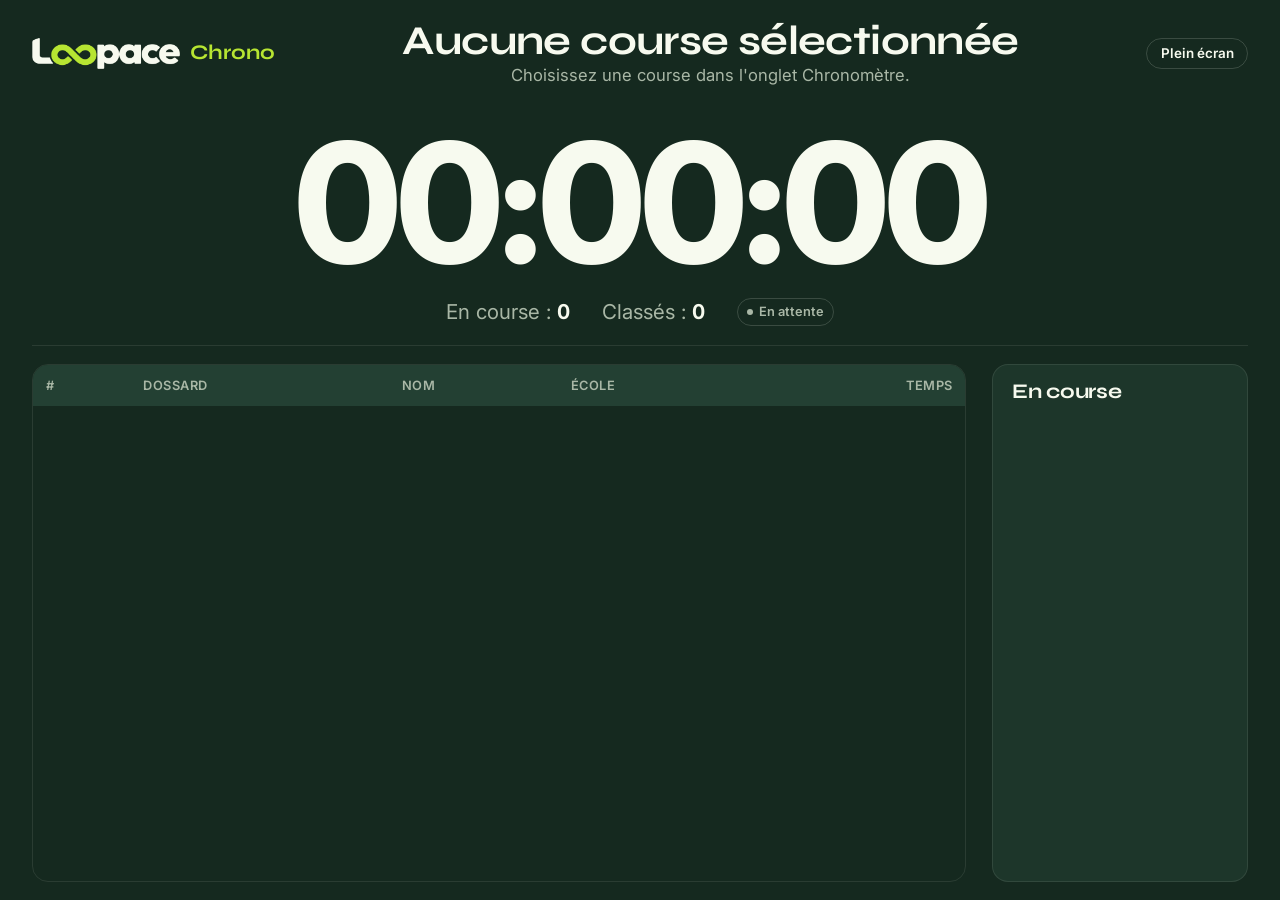
<file: ecran.html>
<!doctype html>
<html lang="fr">
<head>
  <meta charset="utf-8">
  <meta name="viewport" content="width=device-width, initial-scale=1">
  <meta name="robots" content="noindex, noai, noimageai">
  <title>Loopace Chrono — Écran public</title>
  <link rel="icon" type="image/png" sizes="32x32" href="assets/chrono-app-32.png">
  <link rel="manifest" href="manifest.webmanifest">
  <meta name="theme-color" content="#15291F">
  <link rel="preconnect" href="https://fonts.googleapis.com">
  <link rel="preconnect" href="https://fonts.gstatic.com" crossorigin>
  <link href="https://fonts.googleapis.com/css2?family=Syne:wght@600;700;800&family=Inter:wght@400;500;600;700;800&display=swap" rel="stylesheet">
  <link rel="stylesheet" href="styles.css?v=30">
  <link rel="stylesheet" href="ecran.css?v=30">
  <script>try { if (localStorage.getItem("loopace-theme") === "light") document.documentElement.dataset.theme = "light"; } catch (e) {}
    // Version de test (site « Loopace-Chrono-Test ») : bandeau orange, titre et appli installée « TEST »
    if (/chrono-test/i.test(location.pathname)) {
      document.documentElement.classList.add("is-test");
      document.title = "[TEST] " + document.title;
      document.querySelector('link[rel="manifest"]').setAttribute("href", "manifest-test.webmanifest");
    }</script>
  <script type="module" src="js/ecran.js?v=30"></script>
</head>
<body class="screen">
  <header class="screen__head">
    <div class="screen__brand">
      <img class="logo__img logo__img--on-dark" src="assets/loopace-logo-clair.png" alt="Loopace" width="502" height="104">
      <img class="logo__img logo__img--on-light" src="assets/loopace-logo-sombre.png" alt="" width="502" height="104">
      <span>Chrono</span>
    </div>
    <div class="screen__course">
      <h1 id="ecranCourse">—</h1>
      <p id="ecranLieu"></p>
    </div>
    <div class="screen__tools">
      <button class="btn btn--ghost btn--sm" id="btnPleinEcran">Plein écran</button>
    </div>
  </header>

  <section class="screen__clock">
    <div class="screen__time" id="ecranChrono">00:00:00</div>
    <div class="screen__counts">
      <span>En course : <b id="ecranEnCours">0</b></span>
      <span>Classés : <b id="ecranClasses">0</b></span>
      <span class="chip" id="ecranEtat">En attente</span>
    </div>
  </section>

  <section class="screen__multi" id="ecranMulti" hidden></section>

  <!-- Backyard : compte à rebours géant et mur des dossards -->
  <section class="screen__by" id="ecranBackyard" hidden>
    <div class="by-ecran__chrono">
      <p class="by-ecran__boucle" id="ebBoucle">Boucle —</p>
      <p class="by-ecran__titre" id="ebTitre">Prochain départ dans</p>
      <div class="screen__time" id="ebRebours">00:00</div>
      <p class="by-ecran__actifs"><b id="ebActifs">0</b> <span id="ebActifsTxt">encore en course</span></p>
      <p class="by-ecran__km" id="ebKm"></p>
    </div>
    <div class="by-ecran__mur">
      <div class="by-ecran__tuiles" id="ebMur"></div>
      <p class="by-ecran__legende"><span class="eb eb--in"></span> rentré <span class="eb eb--run"></span> sur la boucle <span class="eb eb--out"></span> éliminé</p>
      <p class="by-ecran__derniers" id="ebDerniers"></p>
    </div>
  </section>

  <div class="screen__body">
    <div class="screen__table" id="ecranScroll">
      <table class="table table--nowrap">
        <thead><tr><th>#</th><th>Dossard</th><th>Nom</th><th>École</th><th class="r">Temps</th></tr></thead>
        <tbody id="ecranClassement"></tbody>
      </table>
    </div>
    <aside class="screen__runners">
      <h2 id="ecranAsideTitre">En course</h2>
      <ul id="ecranListeEnCours"></ul>
    </aside>
  </div>
</body>
</html>
</file>
<file: styles.css>
/* =========================================================
   Loopace Chrono — DA Loopace (kit logo)
     Citron vert #B7E532 · Vert sombre #15291F · Blanc doux #F7FAEF
   Thème sombre par défaut, thème clair avec data-theme="light" sur <html>.
   ========================================================= */
:root {
  --bg: #15291F;
  --bg-2: #1a3126;
  --surface: #1d362a;
  --surface-2: #234033;
  --line: rgba(247, 250, 239, .09);
  --line-strong: rgba(247, 250, 239, .16);
  --text: #F7FAEF;
  --muted: #a9b7a6;
  --faint: #7d907f;
  --accent: #B7E532;
  --accent-rgb: 183, 229, 50;
  --on-accent: #15291F;
  --danger: #ff7a6b;
  --danger-rgb: 255, 122, 107;
  --warn: #f5c451;
  --gold: rgba(245, 196, 81, .16);
  --silver: rgba(247, 250, 239, .08);
  --bronze: rgba(222, 140, 76, .16);
  --nav-bg: rgba(21, 41, 31, .82);
  --shadow: 0 30px 60px -30px rgba(0, 0, 0, .55);
  --radius: 18px;
  --font-display: "Syne", system-ui, sans-serif;
  --font-body: "Inter", system-ui, sans-serif;
  --ease: cubic-bezier(.2, .7, .2, 1);
  color-scheme: dark;
}

:root[data-theme="light"] {
  color-scheme: light;
  --bg: #F7FAEF;
  --bg-2: #eff4e4;
  --surface: #ffffff;
  --surface-2: #f2f6e9;
  --line: rgba(21, 41, 31, .1);
  --line-strong: rgba(21, 41, 31, .18);
  --text: #15291F;
  --muted: #536459;
  --faint: #7a8a7e;
  --accent: #4d7c0f;
  --accent-rgb: 77, 124, 15;
  --danger: #c0392b;
  --danger-rgb: 192, 57, 43;
  --warn: #a86b00;
  --gold: #FFF6C2;
  --silver: #F1F3EC;
  --bronze: #FFE6CC;
  --nav-bg: rgba(247, 250, 239, .86);
  --shadow: 0 30px 60px -30px rgba(21, 41, 31, .25);
}

*, *::before, *::after { box-sizing: border-box; }
html { -webkit-text-size-adjust: 100%; }
body {
  margin: 0;
  min-height: 100vh;
  display: flex;
  flex-direction: column;
  background: var(--bg);
  color: var(--text);
  font-family: var(--font-body);
  font-size: .95rem;
  line-height: 1.55;
  -webkit-font-smoothing: antialiased;
}
img { display: block; max-width: 100%; height: auto; }
a { color: inherit; text-decoration: none; }
h1, h2, h3 { font-family: var(--font-display); line-height: 1.1; margin: 0; font-weight: 700; letter-spacing: -.015em; }
h2 { font-size: 1.3rem; }
h3 { font-size: 1.1rem; }
p { margin: 0; }
::selection { background: #B7E532; color: #15291F; }
[hidden] { display: none !important; }

.ico { width: 1.1em; height: 1.1em; flex: none; fill: none; stroke: currentColor; stroke-width: 2; stroke-linecap: round; stroke-linejoin: round; }
.mono { font-variant-numeric: tabular-nums; }
.muted { color: var(--faint); }
.meta { color: var(--muted); font-size: .86rem; }
.c { text-align: center; }
.r { text-align: right; }

/* ===== Boutons ===== */
.btn {
  display: inline-flex; align-items: center; justify-content: center; gap: .5em;
  padding: .75em 1.35em;
  border-radius: 999px; border: 1px solid transparent;
  background: #B7E532; color: #15291F;
  font: 600 .92rem/1 var(--font-body);
  white-space: nowrap; cursor: pointer;
  transition: transform .2s var(--ease), box-shadow .2s var(--ease), background .2s, border-color .2s, opacity .2s;
}
.btn:hover:not(:disabled) { transform: translateY(-1px); box-shadow: 0 12px 26px -12px rgba(183, 229, 50, .55); }
.btn:disabled { opacity: .38; cursor: not-allowed; }
.btn:focus-visible, .input:focus-visible, .course-item:focus-visible, .theme-card:focus-visible, .seg__btn:focus-visible { outline: 2px solid var(--accent); outline-offset: 2px; }
.btn--sm { padding: .55em 1em; font-size: .84rem; }
.btn--ghost { background: transparent; color: var(--text); border-color: var(--line-strong); }
.btn--ghost:hover:not(:disabled) { border-color: var(--accent); box-shadow: none; }
.btn--danger { color: var(--danger); }
.btn--danger:hover:not(:disabled) { border-color: var(--danger); }
.btn--go { min-width: 9.5rem; }
.btn--stop { background: var(--danger); color: #fff; min-width: 9.5rem; }
.btn--stop:hover:not(:disabled) { box-shadow: 0 12px 26px -12px rgba(var(--danger-rgb), .6); }
.btn--xl { padding: .9em 1.6em; font-size: 1.05rem; }

.actions { display: flex; flex-wrap: wrap; gap: .5rem; align-items: center; }
.actions--end { justify-content: flex-end; flex-wrap: nowrap; }

/* ===== Champs ===== */
.input {
  width: 100%;
  padding: .65em .9em;
  border-radius: 12px;
  border: 1px solid var(--line-strong);
  background: var(--bg-2);
  color: var(--text);
  font: 500 .92rem/1.3 var(--font-body);
}
.input:focus { border-color: var(--accent); outline: none; }
select.input { cursor: pointer; }
.input--xl { font: 800 2rem/1 var(--font-body); padding: .45em .6em; letter-spacing: .04em; font-variant-numeric: tabular-nums; }
.field { display: flex; flex-direction: column; gap: .35rem; min-width: 0; }
.field > span { font-size: .78rem; font-weight: 600; color: var(--muted); letter-spacing: .02em; }
.field--inline { flex-direction: row; align-items: center; gap: .75rem; }
.field--inline > span { white-space: nowrap; }
.field--inline .input { min-width: 16rem; }
.field--full { grid-column: 1 / -1; }
.bareme__ligne { display: flex; flex-wrap: wrap; align-items: center; gap: .6rem; margin-top: .9rem; }
.bareme__ligne .input { width: auto; flex: 1 1 12rem; }
.bareme__modifier { margin-top: .8rem; }
.bareme { max-height: 52vh; }
.bareme td { padding: .35rem .6rem; }
.bareme .input { padding: .45em .7em; }
.bareme input[type="number"] { width: 5.8rem; }
.bareme input[data-champ="nom"] { min-width: 9.5rem; }
.bareme th:first-child { width: 45%; }
.bareme input[data-champ="nom"], .bareme input[type="number"] { font-size: .85rem; }
.dlg.dlg--excel { width: min(760px, 100% - 32px); }
.excel { display: grid; grid-template-columns: repeat(2, minmax(0, 1fr)); border: 1px solid var(--line); border-radius: 16px; overflow: hidden; }
.excel__col { display: flex; flex-direction: column; align-items: flex-start; gap: .55rem; padding: 1.2rem 1.3rem 1.3rem; background: var(--bg-2); }
.excel__col + .excel__col { border-left: 1px solid var(--line); }
.excel__col h4 { margin: 0; font: 700 1.05rem/1.2 var(--font-display); }
.excel__col .meta { flex: 1; }
.excel__ico { display: grid; place-items: center; width: 2.4rem; height: 2.4rem; border-radius: 12px; background: rgba(var(--accent-rgb), .12); color: var(--accent); }
.excel__ico .ico { width: 1.25rem; height: 1.25rem; }
.excel__actions { display: flex; flex-wrap: wrap; gap: .5rem; margin-top: .3rem; }
@media (max-width: 640px) {
  .excel { grid-template-columns: minmax(0, 1fr); }
  .excel__col + .excel__col { border-left: 0; border-top: 1px solid var(--line); }
}
.dlg.dlg--dossards { width: min(760px, 100% - 32px); }
.plages { max-height: 46vh; }
.input--num { width: 8rem; min-width: 0 !important; }
.plage-info { padding: .7rem .9rem; border-radius: 12px; background: var(--bg-2); border: 1px solid var(--line); font-size: .9rem; }
#dossardsReglages { display: flex; flex-direction: column; align-items: flex-start; gap: .7rem; }
#dossardsReglages[hidden] { display: none; }
.dup-options { display: flex; flex-direction: column; gap: .5rem; padding-left: 1.75rem; }
.dup-options[aria-disabled="true"] { opacity: .4; pointer-events: none; }
.dlg.dlg--course { width: min(880px, 100% - 32px); }
.course-form { display: grid; grid-template-columns: minmax(0, 1.1fr) minmax(0, 1fr); gap: 1.6rem; align-items: start; }
.course-form__reglages { display: flex; flex-direction: column; gap: 1rem; padding-left: 1.6rem; border-left: 1px solid var(--line); min-width: 0; }
.course-form__reglages .form-section:first-child { padding-top: 0; border-top: 0; }
@media (max-width: 760px) {
  .course-form { grid-template-columns: minmax(0, 1fr); gap: 1rem; }
  .course-form__reglages { padding-left: 0; border-left: 0; }
  .course-form__reglages .form-section:first-child { padding-top: 1rem; border-top: 1px solid var(--line); }
}
/* Réglage « Participants » de la course : école, club ou les deux */
.sans-ecole .col-ecole, .sans-club .col-club, .sans-ffa .col-ffa { display: none !important; }
.form-section { display: flex; flex-direction: column; gap: .7rem; margin: 0; padding: 1rem 0 0; border: 0; border-top: 1px solid var(--line); min-width: 0; }
.form-section:first-of-type { padding-top: 0; border-top: 0; }
.form-section > legend { float: left; width: 100%; padding: 0; margin-bottom: .2rem; font: 700 .74rem/1 var(--font-body); letter-spacing: .08em; text-transform: uppercase; color: var(--accent); }
.form-section > legend + * { clear: both; }
.plage-champs { display: flex; align-items: center; gap: .6rem; }
.plage-champs .input { width: 8rem; }
.plage-champs span { color: var(--muted); font-size: .9rem; }
.field__hint { font-style: normal; font-weight: 500; color: var(--accent); }
.cats { padding: .6rem .9rem; border-radius: 12px; border: 1px solid var(--line); background: var(--bg-2); font-size: .84rem; }
.cats summary { cursor: pointer; color: var(--muted); font-weight: 600; }
.cats ul { list-style: none; margin: .5rem 0 0; padding: 0; display: grid; grid-template-columns: repeat(auto-fill, minmax(190px, 1fr)); gap: .15rem 1rem; }
.cats li { display: flex; justify-content: space-between; gap: .5rem; padding: .15rem 0; border-bottom: 1px solid var(--line); }
.cats li span { color: var(--muted); font-variant-numeric: tabular-nums; }
.check { display: flex; align-items: center; gap: .6rem; font-size: .9rem; cursor: pointer; }
.check input, td input[type="checkbox"] { width: 1.15rem; height: 1.15rem; accent-color: #B7E532; cursor: pointer; }
.form-grid { display: grid; grid-template-columns: repeat(2, minmax(0, 1fr)); gap: .9rem 1rem; }

/* ===== Navigation ===== */
.nav { position: sticky; top: 0; z-index: 20; background: var(--nav-bg); backdrop-filter: blur(14px) saturate(140%); border-bottom: 1px solid var(--line); }
.nav__inner { display: flex; align-items: center; gap: 1.5rem; height: 64px; width: min(1440px, 100% - 32px); margin-inline: auto; }
.brand { display: flex; align-items: center; gap: .6rem; flex: none; }
.logo { display: inline-flex; align-items: center; font-size: 1.35rem; }
.logo__img { display: block; width: auto; height: 1.2em; }
.logo__img--on-light, .media__light { display: none; }
[data-theme="light"] .logo__img--on-dark, [data-theme="light"] .media__dark { display: none; }
[data-theme="light"] .logo__img--on-light, [data-theme="light"] .media__light { display: block; }
.brand__mod { font: 700 1.15rem/1 var(--font-display); color: var(--accent); letter-spacing: -.01em; padding-top: 2px; }

.tabs { display: flex; gap: .25rem; margin-inline: auto; overflow-x: auto; scrollbar-width: none; }
.tabs a { position: relative; padding: .55em 1em; border-radius: 999px; font-size: .9rem; font-weight: 500; color: var(--muted); white-space: nowrap; transition: color .2s, background .2s; }
.tabs a:hover { color: var(--text); }
.tabs a.is-on { color: var(--on-accent); background: #B7E532; font-weight: 600; }
.tabs__live { display: inline-block; width: 7px; height: 7px; margin-left: .35em; border-radius: 50%; background: var(--danger); vertical-align: middle; animation: pulse 1.2s infinite; }
@keyframes pulse { 50% { opacity: .25; } }

.nav__install { flex: none; }

/* Version de test : bandeau orange impossible à confondre avec la version stable */
.is-test .nav { border-bottom: 3px solid #f08c00; }
.is-test .nav::before {
  content: "VERSION DE TEST · données séparées de la version stable";
  display: block; padding: .3em 1em; background: #f08c00; color: #1d1300;
  text-align: center; font-size: .74rem; font-weight: 800; letter-spacing: .04em;
}
.is-test .screen::before {
  content: "TEST"; position: fixed; top: 10px; left: 50%; transform: translateX(-50%); z-index: 50;
  padding: .2em .9em; border-radius: 999px; background: #f08c00; color: #1d1300; font-weight: 800; font-size: .8rem; letter-spacing: .08em;
}

/* Pastille de la sauvegarde automatique (en-tête) et son état dans Administration */
.sauve {
  display: inline-flex; align-items: center; gap: .45em; flex: none;
  padding: .35em .8em; border-radius: 999px; border: 1px solid var(--line-strong);
  background: transparent; color: var(--muted); font-size: .74rem; font-weight: 600; cursor: pointer; white-space: nowrap;
}
.sauve::before { content: ""; width: 7px; height: 7px; border-radius: 50%; background: currentColor; }
.sauve:hover { color: var(--text); }
.sauve--ok { color: var(--accent); border-color: rgba(var(--accent-rgb), .45); }
.sauve--pause { color: var(--warn); border-color: var(--warn); }
.sauve--erreur { color: var(--danger); border-color: rgba(var(--danger-rgb), .5); background: rgba(var(--danger-rgb), .08); }
.sauve-etat { margin: .2rem 0 .8rem; font-weight: 600; }
.sauve-etat--ok { color: var(--accent); }
.sauve-etat--pause { color: var(--warn); }
.sauve-etat--erreur { color: var(--danger); }
/* Écran moyen : un simple point quand tout va bien, pour laisser la place aux onglets */
@media (min-width: 721px) and (max-width: 1100px) {
  .sauve--ok .sauve__txt, .sauve--aucun .sauve__txt { display: none; }
  .sauve--ok, .sauve--aucun { padding: .55em; gap: 0; }
}
.theme-toggle {
  display: grid; place-items: center; flex: none;
  width: 38px; height: 38px; border-radius: 50%;
  border: 1px solid var(--line-strong); background: transparent; color: var(--text); cursor: pointer;
  transition: border-color .2s, background .2s;
}
.theme-toggle:hover { border-color: rgba(var(--accent-rgb), .6); background: rgba(var(--accent-rgb), .08); }
.theme-toggle svg { width: 17px; height: 17px; }
.theme-toggle__sun { display: none; }
[data-theme="light"] .theme-toggle__sun { display: block; }
[data-theme="light"] .theme-toggle__moon { display: none; }

/* ===== Mise en page ===== */
.main { flex: 1; width: min(1440px, 100% - 32px); margin: 24px auto; }
.view { display: flex; flex-direction: column; gap: 20px; }
.card { background: var(--surface); border: 1px solid var(--line); border-radius: var(--radius); padding: 1.3rem 1.4rem; min-width: 0; }
.card__head { display: flex; align-items: center; justify-content: space-between; gap: 1rem; margin-bottom: 1rem; }
.card__head--wrap { flex-wrap: wrap; align-items: flex-start; }
.card > h2 + .meta, .card > h2 { margin-bottom: .6rem; }
.card > .meta + .btn, .card > .meta + .actions { margin-top: .9rem; }
.split { display: grid; grid-template-columns: 320px minmax(0, 1fr); gap: 20px; align-items: start; }
.split > aside { position: sticky; top: 88px; }
.toolbar { display: flex; flex-wrap: wrap; align-items: center; justify-content: space-between; gap: .75rem; margin-bottom: .8rem; }
.toolbar > .input { flex: 1 1 260px; max-width: 420px; }
.foot { padding: 18px 16px 24px; text-align: center; font-size: .78rem; color: var(--faint); }
.foot a { color: var(--muted); text-decoration: underline; text-underline-offset: 2px; }
.foot a:hover { color: var(--text); }

.empty { display: grid; place-items: center; gap: 1rem; padding: 3rem 1rem; text-align: center; color: var(--muted); }
.empty__logo { width: 220px; mix-blend-mode: lighten; }
[data-theme="light"] .empty__logo { mix-blend-mode: multiply; }

.chip {
  display: inline-flex; align-items: center; gap: .4em;
  padding: .25em .7em; border-radius: 999px;
  border: 1px solid var(--line-strong); font-size: .72rem; font-weight: 600; color: var(--muted); white-space: nowrap;
}
.chip::before { content: ""; width: 6px; height: 6px; border-radius: 50%; background: currentColor; }
.chip--en-cours { color: var(--danger); border-color: rgba(var(--danger-rgb), .5); background: rgba(var(--danger-rgb), .08); }
.chip--en-cours::before { animation: pulse 1.2s infinite; }
.chip--arretee { color: var(--accent); border-color: rgba(var(--accent-rgb), .45); background: rgba(var(--accent-rgb), .08); }

/* ===== Liste des courses ===== */
.course-list { list-style: none; margin: 0; padding: 0; display: flex; flex-direction: column; gap: .5rem; max-height: calc(100vh - 210px); overflow-y: auto; }
.course-item {
  display: flex; flex-direction: column; gap: .15rem; width: 100%;
  padding: .8rem .95rem; border-radius: 14px;
  border: 1px solid var(--line); background: var(--bg-2); color: var(--text);
  text-align: left; font: inherit; cursor: pointer;
  transition: border-color .2s, background .2s;
}
.course-item:hover { border-color: rgba(var(--accent-rgb), .45); }
.course-item.is-on { border-color: var(--accent); background: rgba(var(--accent-rgb), .08); }
.course-item__name { font-weight: 700; }
.course-item__meta { font-size: .8rem; color: var(--muted); }
.course-item__foot { display: flex; align-items: center; justify-content: space-between; gap: .5rem; margin-top: .35rem; font-size: .78rem; color: var(--faint); }
.muted-li { color: var(--faint); font-size: .88rem; padding: .5rem 0; list-style: none; }

/* Événements : un en-tête qui regroupe ses courses */
.evenement { display: flex; flex-direction: column; gap: .35rem; }
.evenement-item {
  display: grid; grid-template-columns: auto minmax(0, 1fr); column-gap: .5rem; width: 100%; padding: .75rem .9rem;
  border: 1px solid var(--line-strong); border-radius: 14px; background: var(--surface); color: var(--text);
  text-align: left; font: inherit; cursor: pointer;
}
.evenement-item:hover { border-color: rgba(var(--accent-rgb), .45); }
.evenement-item.is-on { border-color: var(--accent); background: rgba(var(--accent-rgb), .08); }
.evenement-item__chevron { grid-row: span 2; align-self: center; width: 1.4rem; height: 1.4rem; border: 0; border-radius: 6px; background: transparent; color: var(--muted); cursor: pointer; transition: transform .2s; }
.evenement.is-replie .evenement-item__chevron { transform: rotate(-90deg); }
.evenement-item__name { font-weight: 800; }
.evenement-item__meta { font-size: .78rem; color: var(--muted); }
.evenement__courses { list-style: none; margin: 0; padding: 0 0 0 1rem; display: flex; flex-direction: column; gap: .35rem; border-left: 2px solid var(--line); margin-left: .9rem; }
.evenement.is-replie .evenement__courses { display: none; }
.evenement__courses .course-item { padding: .55rem .8rem; border-radius: 11px; }
.surtitre { margin: 0 0 .1rem; font-size: .74rem; font-weight: 700; letter-spacing: .04em; text-transform: uppercase; color: var(--accent); }
.surtitre--lien { padding: 0; border: 0; background: none; font-family: inherit; cursor: pointer; }
.surtitre--lien:hover { text-decoration: underline; }

/* ===== Tableaux ===== */
.table-wrap { overflow: auto; border: 1px solid var(--line); border-radius: 14px; }
.table-wrap--tall { max-height: 58vh; }
.table { width: 100%; border-collapse: collapse; font-size: .88rem; }
.table th {
  position: sticky; top: 0; z-index: 1;
  padding: .65rem .8rem; text-align: left; white-space: nowrap;
  background: var(--surface-2); color: var(--muted);
  font-size: .74rem; font-weight: 600; letter-spacing: .04em; text-transform: uppercase;
}
.table th.r { text-align: right; }
.table th.c { text-align: center; }
.table td { padding: .55rem .8rem; border-top: 1px solid var(--line); vertical-align: middle; }
.table--hover tbody tr[data-id] { cursor: pointer; }
.table--hover tbody tr[data-id]:hover td { background: rgba(var(--accent-rgb), .06); }
.table--compact td { padding: .4rem .7rem; }
.table--nowrap td { white-space: nowrap; }
.table--tri th[data-tri] { cursor: pointer; user-select: none; }
.table--tri th[data-tri]:hover { color: var(--text); }
.table--tri th[aria-sort] { color: var(--accent); }
.table--tri th[aria-sort="ascending"]::after { content: " ▲"; font-size: .7em; }
.table--tri th[aria-sort="descending"]::after { content: " ▼"; font-size: .7em; }
.filtres { display: flex; flex-wrap: wrap; align-items: center; gap: .5rem; margin-bottom: .7rem; }
.filtres .input { width: auto; flex: 0 1 15rem; padding: .5em .8em; font-size: .86rem; }
.filtres .input.is-actif { border-color: var(--accent); color: var(--accent); }
.podium--1 td { background: var(--gold); }
.podium--2 td { background: var(--silver); }
.podium--3 td { background: var(--bronze); }
.is-dnf td { color: var(--danger); }
.is-wait td { color: var(--faint); }

/* ===== Chronomètre ===== */
.chrono-top { display: flex; flex-wrap: wrap; align-items: center; justify-content: space-between; gap: 1rem; }
.chrono-grid { display: grid; grid-template-columns: minmax(340px, 1fr) minmax(0, 1.6fr) minmax(220px, .8fr); grid-template-areas: "chrono classement encours"; gap: 20px; align-items: start; }
.chrono-card { grid-area: chrono; }
.chrono-classement { grid-area: classement; }
.chrono-encours { grid-area: encours; }
.chrono-card { display: flex; flex-direction: column; align-items: center; gap: .6rem; text-align: center; container-type: inline-size; }
.clock {
  font: 800 clamp(2.2rem, 15cqi, 5rem)/1 var(--font-body);
  font-variant-numeric: tabular-nums; letter-spacing: -.02em;
  color: var(--text); margin: .4rem 0 .1rem;
}
.clock.is-running { color: var(--accent); }
.arrival { width: 100%; margin-top: 1rem; padding-top: 1.1rem; border-top: 1px solid var(--line); text-align: left; }
.arrival label { font-size: .78rem; font-weight: 600; color: var(--muted); }
.arrival__row { display: flex; gap: .6rem; margin-top: .4rem; }
.arrival__row .input { flex: 1; min-width: 0; }
.arrival__msg { min-height: 1.5em; margin-top: .55rem; font-size: .9rem; font-weight: 600; }
.arrival__msg.is-ok { color: var(--accent); }
.arrival__msg.is-err { color: var(--danger); }
.arrival__msg.is-warn { color: var(--warn); }

/* Courses lancées en même temps */
.lancees { display: flex; flex-wrap: wrap; gap: .6rem; margin: -6px 0 20px; }
.lancee {
  display: inline-flex; align-items: center; gap: .6rem; padding: .5em 1em; border-radius: 999px;
  border: 1px solid rgba(var(--danger-rgb), .45); background: rgba(var(--danger-rgb), .06); color: var(--text);
  font: inherit; font-size: .86rem; font-weight: 600; cursor: pointer;
}
.lancee b { font-variant-numeric: tabular-nums; color: var(--danger); }
.lancee.is-on { border-color: #B7E532; background: rgba(var(--accent-rgb), .12); }
/* Passages en attente (dossard inconnu, coureur sans bulletin) */
.attente { margin-bottom: .8rem; padding: .7rem .9rem; border: 1px solid var(--warn); border-radius: 12px; background: rgba(245, 196, 81, .07); }
.attente h3 { margin: 0 0 .4rem; font-size: .9rem; color: var(--warn); }
.attente__ligne { display: flex; align-items: center; justify-content: space-between; gap: .8rem; padding: .3rem 0; font-size: .88rem; }
.corrige { color: var(--warn); font-weight: 700; margin-left: .3em; cursor: help; }
.runner-list li[data-id] { cursor: pointer; }
.runner-list li[data-id]:hover { background: rgba(var(--accent-rgb), .06); }
.chrono-foot { display: flex; align-items: center; justify-content: space-between; gap: 1rem; width: 100%; padding-top: .9rem; border-top: 1px solid var(--line); text-align: left; }
.chrono-foot small { display: block; font-size: .74rem; color: var(--muted); white-space: nowrap; }
.chrono-foot b { font: 800 1.6rem/1.1 var(--font-body); font-variant-numeric: tabular-nums; }
.runner-list { list-style: none; margin: 0; padding: 0; max-height: 58vh; overflow-y: auto; }
.runner-list li:not(.muted-li) { display: grid; grid-template-columns: 3.2rem minmax(0, 1fr); gap: 0 .5rem; padding: .45rem 0; border-top: 1px solid var(--line); font-size: .88rem; }
.runner-list li b { grid-row: span 2; font-variant-numeric: tabular-nums; }
.runner-list li em { font-style: normal; font-size: .76rem; color: var(--faint); }

/* ===== Backyard ===== */
.by-stats { display: grid; grid-template-columns: repeat(4, minmax(0, 1fr)); gap: 14px; margin-bottom: 20px; }
.by-stat { padding: 1rem 1.2rem; }
.by-stat small { display: block; font-size: .78rem; font-weight: 600; color: var(--muted); }
.by-stat b { display: block; margin-top: .2rem; font: 800 clamp(1.7rem, 3.2vw, 2.9rem)/1.1 var(--font-body); font-variant-numeric: tabular-nums; }
.by-stat b.is-running { color: var(--accent); }
.by-stat b.is-alerte { color: var(--warn); }
.by-stat--out b { color: var(--danger); }
.by-saisie { display: flex; flex-wrap: wrap; align-items: center; gap: .6rem; }
.by-saisie .input { flex: 1 1 200px; min-width: 0; }
.by-saisie .seg { margin: 0; }
.btn.is-abandon { border-color: var(--danger); background: rgba(var(--danger-rgb), .14); color: var(--danger); }
.by-fin { margin-bottom: 1rem; padding: .9rem 1.1rem; border: 1px solid var(--accent); border-radius: 12px; background: rgba(var(--accent-rgb), .08); font-weight: 600; }
.by-grille { display: grid; grid-template-columns: repeat(auto-fill, minmax(66px, 1fr)); gap: 8px; margin: .4rem 0 1rem; }
.by-tuile { padding: .75em 0; border: 1px dashed var(--line-strong); border-radius: 10px; background: var(--surface-2); color: var(--text); font: 700 1.1rem/1 var(--font-body); font-variant-numeric: tabular-nums; cursor: pointer; }
.by-tuile:hover { border-color: var(--accent); }
.by-tuile--in { border: 1px solid rgba(var(--accent-rgb), .55); background: rgba(var(--accent-rgb), .18); color: var(--accent); }
.by-tuile--out { border: 1px solid transparent; background: rgba(var(--danger-rgb), .08); color: var(--danger); text-decoration: line-through; }
.by-tuile--attente { border-style: solid; cursor: default; }
.by-grille.is-abandon .by-tuile--run, .by-grille.is-abandon .by-tuile--in { outline: 2px solid rgba(var(--danger-rgb), .55); outline-offset: 1px; }
.by-aide { margin-top: .4rem; }
.by-listes { display: grid; grid-template-columns: repeat(3, minmax(0, 1fr)); gap: 20px; margin-top: 20px; }
.by-listes .runner-list { max-height: 40vh; }
.by-ok { color: var(--accent); }
.by-ko { color: var(--danger); }
.by-attente { color: var(--warn); }

/* ===== Résultats ===== */
.seg { display: inline-flex; gap: .25rem; padding: .25rem; margin: 1rem 0; border-radius: 999px; background: var(--bg-2); border: 1px solid var(--line); }
.seg__btn { padding: .5em 1.1em; border: 0; border-radius: 999px; background: transparent; color: var(--muted); font: 600 .86rem/1 var(--font-body); cursor: pointer; }
.seg__btn.is-on { background: #B7E532; color: #15291F; }
.ecoles { display: flex; flex-direction: column; gap: 1rem; }
.ecole__head { display: flex; flex-wrap: wrap; align-items: center; gap: .4rem .8rem; margin-bottom: .55rem; }
.ecole__head h3 { flex: 1; min-width: 12rem; }
.ecole__rang { display: grid; place-items: center; width: 2rem; height: 2rem; border-radius: 50%; background: var(--surface-2); font-weight: 800; font-variant-numeric: tabular-nums; }
.ecole__rang--1 { background: #f5c451; color: #15291F; }
.ecole__rang--2 { background: #d6dcd2; color: #15291F; }
.ecole__rang--3 { background: #de8c4c; color: #15291F; }

/* ===== Archives ===== */
.archives__note { margin-top: .9rem; font-size: .8rem; }
.archives__recherche { margin-bottom: .8rem; }
.archives { display: flex; flex-direction: column; gap: .4rem; max-height: calc(100vh - 260px); overflow-y: auto; }
.saison > summary {
  display: flex; align-items: center; gap: .5rem; padding: .45rem .3rem; cursor: pointer; list-style: none;
  font: 700 .78rem/1 var(--font-body); letter-spacing: .06em; text-transform: uppercase; color: var(--muted);
}
.saison > summary::-webkit-details-marker { display: none; }
.saison > summary::before { content: "▸"; color: var(--accent); transition: transform .2s; }
.saison[open] > summary::before { transform: rotate(90deg); }
.saison > summary span { margin-left: auto; font-weight: 600; letter-spacing: 0; color: var(--faint); }
.saison > ul { list-style: none; margin: 0 0 .4rem; padding: 0; display: flex; flex-direction: column; gap: .3rem; }
.archive-item {
  display: grid; grid-template-columns: minmax(0, 1fr) auto; gap: .05rem .6rem; width: 100%;
  padding: .55rem .75rem; border-radius: 12px; border: 1px solid transparent; background: transparent; color: var(--text);
  font: inherit; text-align: left; cursor: pointer; transition: background .15s, border-color .15s;
}
.archive-item:hover { background: var(--bg-2); }
.archive-item.is-on { background: rgba(var(--accent-rgb), .1); border-color: rgba(var(--accent-rgb), .5); }
.archive-item:focus-visible { outline: 2px solid var(--accent); outline-offset: 2px; }
.archive-item b { overflow: hidden; text-overflow: ellipsis; white-space: nowrap; font-size: .9rem; }
.archive-item small { grid-column: 1; font-size: .76rem; color: var(--muted); overflow: hidden; text-overflow: ellipsis; white-space: nowrap; }
.archive-item em { grid-row: 1 / span 2; grid-column: 2; align-self: center; font-style: normal; font-size: .76rem; font-weight: 700; color: var(--faint); font-variant-numeric: tabular-nums; }
.archive-item mark { background: rgba(var(--accent-rgb), .3); color: inherit; border-radius: 3px; }
.resume { display: grid; grid-template-columns: repeat(3, minmax(0, 1fr)) minmax(0, 2.2fr) minmax(0, 1.6fr); gap: .7rem; margin-bottom: 1rem; }
.evenement-alertes { margin-top: .9rem; padding: .7rem .9rem; border-radius: 12px; border: 1px solid var(--warn); background: color-mix(in srgb, var(--warn) 10%, transparent); font-size: .88rem; }
.evenement-alertes b { display: block; margin-bottom: .25rem; }
.evenement-alertes ul { margin: 0; padding-left: 1.1rem; }
.plage-alerte { color: var(--danger); font-weight: 700; }
.resume.resume--evenement { grid-template-columns: repeat(4, minmax(0, 1fr)); }
.archive-courses { margin-bottom: 1rem; }
.resume__tuile { padding: .75rem .9rem; border-radius: 14px; background: var(--bg-2); border: 1px solid var(--line); min-width: 0; }
.resume__tuile > small { display: block; font-size: .72rem; font-weight: 600; letter-spacing: .04em; text-transform: uppercase; color: var(--muted); }
.resume__tuile > b { display: block; margin-top: .2rem; font: 800 1.5rem/1.1 var(--font-body); font-variant-numeric: tabular-nums; }
.resume__podium { list-style: none; margin: .35rem 0 0; padding: 0; font-size: .86rem; }
.resume__podium li { display: flex; gap: .5rem; align-items: baseline; padding: .1rem 0; }
.resume__podium em { font-style: normal; font-weight: 800; color: var(--accent); width: 1rem; }
.resume__podium span { flex: 1; min-width: 0; overflow: hidden; text-overflow: ellipsis; white-space: nowrap; }
.resume__podium b { font-variant-numeric: tabular-nums; }
.resume__ecole { margin-top: .35rem; font-size: .9rem; }
.resume__ecole b { display: block; font-size: 1rem; }
.archive-pdf__barre { display: flex; flex-wrap: wrap; align-items: center; justify-content: space-between; gap: .6rem; margin-bottom: .7rem; }
.archive-pdf { display: block; width: 100%; height: 72vh; border: 1px solid var(--line); border-radius: 14px; background: #fff; }
@media (max-width: 1100px) { .resume { grid-template-columns: repeat(3, minmax(0, 1fr)); } .resume__tuile--large { grid-column: span 3; } }
@media (max-width: 720px) { .archive-pdf { height: 60vh; } }

/* ===== Administration ===== */
.themes { display: grid; grid-template-columns: repeat(auto-fill, minmax(220px, 1fr)); gap: 1rem; }
.theme-card {
  display: flex; flex-direction: column; overflow: hidden; padding: 0;
  border-radius: 14px; border: 1px solid var(--line); background: var(--bg-2); color: var(--text);
  font: inherit; text-align: left; cursor: pointer; transition: border-color .2s, transform .2s var(--ease);
}
.theme-card:hover { border-color: rgba(var(--accent-rgb), .5); transform: translateY(-2px); }
.theme-card[aria-disabled="true"] { cursor: default; }
.theme-card[aria-disabled="true"]:hover { transform: none; border-color: var(--line); }
.theme-card__band { display: flex; align-items: center; height: 64px; padding: .6rem .8rem; }
.theme-card__band img { height: 100%; width: auto; max-width: 70%; object-fit: contain; background: #fff; border-radius: 8px; padding: 4px; }
.theme-card__body { display: flex; flex-direction: column; gap: .1rem; padding: .75rem .9rem .85rem; }
.theme-card__body small { color: var(--muted); font-size: .78rem; }
/* ===== Administration : bandeau d'état, menu à gauche, une rubrique à la fois ===== */
.adm-etat { display: grid; grid-template-columns: repeat(3, minmax(0, 1fr)); gap: 12px; margin-bottom: 20px; }
.adm-tuile {
  display: flex; flex-direction: column; align-items: flex-start; gap: .25rem; padding: .85rem 1.1rem;
  border: 1px solid var(--line); border-radius: 14px; background: var(--surface); color: var(--text);
  font: inherit; text-align: left; cursor: pointer; transition: border-color .2s;
}
.adm-tuile:hover { border-color: var(--line-strong); }
.adm-tuile__titre { font-size: .76rem; color: var(--muted); }
.adm-tuile__val { font-size: 1.05rem; font-weight: 700; }
.adm-tuile--ok .adm-tuile__val { color: var(--accent); }
.adm-tuile--pause .adm-tuile__val { color: var(--warn); }
.adm-tuile--erreur .adm-tuile__val, .adm-tuile--aucun .adm-tuile__val { color: var(--danger); }
.adm { display: grid; grid-template-columns: 220px minmax(0, 1fr); gap: 20px; align-items: start; }
.adm__menu { display: flex; flex-direction: column; gap: .2rem; padding: .6rem; position: sticky; top: 84px; }
.adm__lien {
  display: flex; align-items: center; gap: .6rem; padding: .65em .9em; border: 0; border-radius: 10px;
  background: transparent; color: var(--muted); font: inherit; font-size: .92rem; font-weight: 500; text-align: left; cursor: pointer;
}
.adm__lien:hover { color: var(--text); background: rgba(var(--accent-rgb), .06); }
.adm__lien.is-on { color: var(--on-accent); background: #B7E532; font-weight: 600; }
.adm__rubrique > h2 { margin-bottom: .2rem; }
.reglage { display: flex; align-items: center; justify-content: space-between; gap: 1rem 1.5rem; padding: 1rem 0; border-top: 1px solid var(--line); }
.adm__rubrique > h2 + .reglage, .adm__rubrique > .meta + .reglage { border-top: 0; }
.reglage__txt { flex: 1 1 auto; min-width: 0; }
.reglage__txt > b { display: block; margin-bottom: .2rem; }
.reglage__txt .meta { margin: 0; }
.reglage__actions { display: flex; flex-wrap: wrap; justify-content: flex-end; gap: .5rem; flex: none; }
.volume { display: flex; align-items: center; gap: .8rem; width: 100%; max-width: 360px; font-size: .86rem; color: var(--muted); }
.volume output { min-width: 3.4em; text-align: right; font-weight: 600; color: var(--text); font-variant-numeric: tabular-nums; }
.volume input[type="range"] {
  flex: 1; height: 6px; border-radius: 999px; appearance: none; cursor: pointer;
  background: linear-gradient(to right, #B7E532 var(--rempli, 50%), var(--line-strong) var(--rempli, 50%));
}
.volume input[type="range"]::-webkit-slider-thumb { appearance: none; width: 18px; height: 18px; border-radius: 50%; background: #F7FAEF; border: 2px solid #B7E532; }
.volume input[type="range"]::-moz-range-thumb { width: 18px; height: 18px; border-radius: 50%; background: #F7FAEF; border: 2px solid #B7E532; }
.volume input[type="range"]:focus-visible { outline: 2px solid var(--accent); outline-offset: 4px; }
.volume input[type="range"]:disabled { opacity: .35; cursor: not-allowed; }

/* ===== Dialogues ===== */
.dlg { width: min(560px, 100% - 32px); max-height: calc(100vh - 32px); padding: 0; border: 1px solid var(--line-strong); border-radius: 20px; background: var(--surface); color: var(--text); box-shadow: var(--shadow); }
.dlg::backdrop { background: rgba(8, 18, 12, .6); backdrop-filter: blur(3px); }
.dlg__body { display: flex; flex-direction: column; gap: 1rem; padding: 1.5rem; }
.dlg:has(.dlg__body--wide) { width: min(880px, 100% - 32px); }
.dlg__text { white-space: pre-line; color: var(--muted); max-height: 50vh; overflow-y: auto; }
.dlg__error { min-height: 0; color: var(--danger); font-weight: 600; font-size: .88rem; }
.dlg__error:empty { display: none; }
/* Boutons du bas toujours visibles, même quand la fenêtre défile */
.dlg__actions { position: sticky; bottom: 0; z-index: 3; display: flex; flex-wrap: wrap; gap: .6rem; justify-content: flex-end; margin: 0 -1.5rem -1.5rem; padding: .9rem 1.5rem 1.5rem; background: var(--surface); }
.dlg__left { margin-right: auto; }
.color { display: flex; gap: .5rem; }
.color input[type="color"] { flex: none; width: 46px; height: 40px; padding: 2px; border: 1px solid var(--line-strong); border-radius: 10px; background: var(--bg-2); cursor: pointer; }
.logo-pick { display: flex; gap: .5rem; }

/* ===== Modèle PDF : constructeur en glisser-déposer ===== */
.dlg.dlg--modele { width: min(1180px, 100% - 32px); }

/* Nouveautés : rendu du journal des modifications (CHANGELOG.md) */
.dlg.dlg--nouveautes { width: min(760px, 100% - 32px); }
.changelog { color: var(--muted); line-height: 1.55; font-size: .92rem; }
.changelog h4 { margin: 1.4rem 0 .5rem; color: var(--text); font-size: 1.05rem; }
.changelog h4:first-child { margin-top: 0; }
.changelog h5 { margin: 1rem 0 .3rem; color: var(--accent); font-size: .9rem; }
.changelog p { margin: .4rem 0; }
.changelog ul { margin: .2rem 0 .6rem; padding-left: 1.2rem; }
.changelog ul ul { margin: .2rem 0; }
.changelog li { margin: .25rem 0; }
.changelog b { color: var(--text); }
.changelog hr { border: 0; border-top: 1px solid var(--line); margin: 1.4rem 0; }
.changelog a { color: var(--accent); text-decoration: underline; }
.check--nombre .input { width: 5em; padding: .35em .5em; }
.toast__action { margin-left: .8em; padding: 0; border: 0; background: none; color: var(--accent); font: inherit; font-weight: 700; text-decoration: underline; cursor: pointer; }
.modele-tete { display: flex; flex-wrap: wrap; align-items: flex-end; gap: .6rem 1.4rem; }
.modele-tete h3 { margin: 0 auto .55rem 0; }
.modele-tete__nom { flex: 1 1 280px; max-width: 420px; }
.modele { display: grid; grid-template-columns: minmax(280px, 360px) minmax(0, 1fr); gap: 1.4rem; align-items: start; }
.modele__outils { display: flex; flex-direction: column; gap: .9rem; min-width: 0; }
.modele__outils .seg { margin: 0; align-self: flex-start; }
.modele-onglet { display: flex; flex-direction: column; gap: .8rem; }
.modele-onglet.form-grid { display: grid; }
.modele-onglet[hidden] { display: none !important; }
.boite { display: flex; flex-direction: column; gap: .5rem; padding: .85rem; border: 1px solid var(--line); border-radius: 14px; background: var(--bg-2); }
.boite h4 { margin: 0; font-size: .82rem; letter-spacing: .04em; text-transform: uppercase; color: var(--muted); }
.boite .meta { font-size: .8rem; margin: 0; }
.boite[aria-disabled="true"] { opacity: .45; }
.boite[aria-disabled="true"] > :not(h4) { pointer-events: none; }
#champEcoleNb { flex-wrap: wrap; align-items: center; gap: .5rem; font-size: .86rem; }
#champEcoleNb .input { width: 4.2rem; min-width: 0; padding: .35em .6em; }
.regle-ecoles { display: flex; flex-wrap: wrap; align-items: center; gap: .4rem .5rem; font-size: .84rem; color: var(--muted); }
.regle-ecoles .input { width: auto; padding: .35em .6em; font-size: .84rem; }
.regle-ecoles input.input { width: 4.2rem; }

/* Grand écran : la fenêtre tient dans l'écran, chaque côté défile seul, les boutons restent en bas */
@media (min-width: 901px) {
  .dlg.dlg--modele { height: calc(100vh - 32px); overflow: hidden; }
  .dlg--modele .dlg__body { height: 100%; }
  .dlg--modele .modele { flex: 1; min-height: 0; grid-template-rows: minmax(0, 1fr); align-items: stretch; }
  .modele__outils, .modele__page { overflow-y: auto; overscroll-behavior: contain; padding-right: .35rem; }
  .dlg--modele .dlg__actions { position: static; margin-bottom: 0; padding-bottom: 0; }
  .dlg--modele .page-pdf { flex: 1 0 auto; min-height: 0; } /* la page remplit sa colonne sans la dépasser */
}

/* Réserves (à gauche) et éléments à glisser */
.reserve { display: flex; flex-direction: column; gap: .35rem; min-height: 2.4rem; padding: .2rem; border-radius: 10px; transition: background .15s; }
.reserve--puces { flex-direction: row; flex-wrap: wrap; }
.reserve.is-cible { background: rgba(var(--danger-rgb), .12); outline: 2px dashed rgba(var(--danger-rgb), .6); }
.reserve:empty::before { content: "Tout est sur la page"; font-size: .8rem; color: var(--faint); padding: .4rem; }
[data-type] { touch-action: none; user-select: none; -webkit-user-select: none; cursor: grab; }
[data-type]:focus-visible { outline: 2px solid var(--accent); outline-offset: 2px; }
.dispo { display: flex; align-items: center; gap: .5rem; padding: .45rem .6rem; border: 1px solid var(--line-strong); border-radius: 10px; background: var(--surface); font-size: .86rem; }
.dispo small { margin-left: auto; color: var(--faint); font-size: .74rem; text-align: right; }
.dispo::before { content: "+"; font-weight: 700; color: var(--accent); }
.dispo:hover { border-color: var(--accent); }
.reserve .puce { background: var(--surface); color: var(--text); border-color: var(--line-strong); }
.reserve .puce::before { content: "+"; margin-right: .3rem; font-weight: 700; color: var(--accent); }
.reserve .puce:hover { border-color: var(--accent); }

/* La page du PDF (toujours blanche, comme le papier) */
.modele__page { display: flex; flex-direction: column; gap: .5rem; min-width: 0; }
.page-pdf { display: flex; flex-direction: column; gap: 10px; min-height: 480px; padding: 26px 28px 14px; border-radius: 6px; background: #fff; color: #212121; box-shadow: 0 14px 40px -16px rgba(0, 0, 0, .55); font-family: Helvetica, Arial, sans-serif; }
.page-pdf.is-paysage { min-height: 420px; }
.page-pdf__tete { display: flex; align-items: center; gap: 12px; }
.page-pdf__tete img { object-fit: contain; flex: none; }
.page-pdf__tete div { display: flex; flex-direction: column; min-width: 0; }
.page-pdf__tete em { font-style: normal; font-weight: 700; font-size: 11px; }
.page-pdf__tete b { line-height: 1.15; overflow-wrap: anywhere; }
.page-pdf__tete span { font-size: 11px; color: #616161; }
.page-pdf__trait { display: block; height: 2px; }
.page-pdf__label { display: block; margin-bottom: 4px; font-size: 10px; font-weight: 700; letter-spacing: .05em; text-transform: uppercase; color: #9E9E9E; }
.page-pdf__entete { display: flex; align-items: flex-start; gap: 5px; padding: 6px; border-radius: 6px; background: #E3F2FD; }
.page-pdf__pied { margin-top: auto; padding-top: 8px; text-align: center; font-size: 10px; color: #9E9E9E; }
.zone { min-width: 0; border-radius: 6px; transition: background .15s, outline-color .15s; outline: 2px dashed transparent; }
.zone.is-cible { outline-color: #64B5F6; background: rgba(100, 181, 246, .1); }
.zone--puces { flex: 1; display: flex; flex-wrap: wrap; gap: 5px; min-height: 26px; }
.zone--sections { display: flex; flex-direction: column; gap: 10px; min-height: 120px; padding: 2px; }
.zone--sections:empty::before { content: "Glissez des classements ici"; display: grid; place-items: center; min-height: 120px; border: 2px dashed #CFD8DC; border-radius: 8px; font-size: 13px; color: #90A4AE; }
.puce { display: inline-flex; align-items: center; gap: .25rem; padding: 4px 4px 4px 9px; border: 1px solid #BBDEFB; border-radius: 999px; background: #fff; color: #0D47A1; font: 600 12px/1.2 var(--font-body); white-space: nowrap; }
.puce--fixe { padding: 4px 9px; background: #BBDEFB; cursor: default; }
.puce[data-fixe] { padding-right: 9px; }
.puce__x, .bloc__x { display: inline-grid; place-items: center; width: 18px; height: 18px; padding: 0; border: 0; border-radius: 50%; background: transparent; color: inherit; font: 700 14px/1 var(--font-body); cursor: pointer; opacity: .55; }
.puce__x:hover, .bloc__x:hover { opacity: 1; background: rgba(0, 0, 0, .08); }
.bloc { display: flex; flex-direction: column; gap: 4px; padding: 8px 10px 10px; border: 1px solid #ECEFF1; border-radius: 8px; background: #fff; }
.bloc:hover { border-color: #B0BEC5; }
.bloc__tete { display: flex; align-items: center; gap: 6px; font-size: 13px; font-weight: 700; }
.bloc__tete small { font-weight: 400; font-size: 10px; color: #9E9E9E; }
.bloc__poignee { color: #B0BEC5; font-size: 13px; letter-spacing: -2px; }
.bloc__x { margin-left: auto; color: #616161; }
.bloc__bande { display: block; height: 10px; border-radius: 2px; }
.bloc__cols { display: block; padding: 2px 5px; background: #E3F2FD; font-size: 9px; font-weight: 700; white-space: nowrap; overflow: hidden; text-overflow: ellipsis; }
.bloc__ligne { display: block; height: 8px; border-bottom: 1px solid #EEEEEE; }
.bloc__ligne--1 { background: #FFF9C4; }
.bloc__ligne--2 { background: #F5F5F5; }
.bloc__ligne--3 { background: #FFE0B2; }
.bloc__option { display: flex; align-items: flex-start; gap: 6px; padding: 4px 0 2px; font-size: 11px; line-height: 1.3; color: #424242; cursor: pointer; }
.bloc__option input { flex: none; width: 14px; height: 14px; margin: 0; accent-color: #1565C0; cursor: pointer; }
.bloc__saut { align-self: flex-start; padding: 1px 6px; border-radius: 4px; background: #ECEFF1; font-size: 9px; color: #607D8B; }
.is-glisse { opacity: .3; }
.vol { position: fixed; z-index: 10; left: 0; top: 0; pointer-events: none; box-shadow: 0 12px 30px -8px rgba(0, 0, 0, .45); transform-origin: 0 0; opacity: .95; }
.modele__aide { margin: 0; font-size: .78rem; }

/* ===== Notifications ===== */
.toasts { position: fixed; right: 16px; bottom: 16px; z-index: 100; display: flex; flex-direction: column; gap: .5rem; max-width: min(420px, 100% - 32px); }
.toast { padding: .8rem 1rem; border-radius: 14px; border: 1px solid var(--line-strong); border-left: 4px solid var(--accent); background: var(--surface-2); color: var(--text); font-size: .88rem; box-shadow: var(--shadow); animation: toastIn .25s var(--ease); transition: opacity .4s, transform .4s; }
.toast--warn { border-left-color: var(--warn); }
.toast--err { border-left-color: var(--danger); }
.toast.is-out { opacity: 0; transform: translateY(8px); }
@keyframes toastIn { from { opacity: 0; transform: translateY(8px); } }

/* ===== Adaptations ===== */
@media (max-width: 1320px) {
  .chrono-grid { grid-template-columns: minmax(320px, 1fr) minmax(0, 1.4fr); grid-template-areas: "chrono classement" "encours classement"; }
  .chrono-encours .runner-list { max-height: 30vh; }
  .by-listes { grid-template-columns: 1fr 1fr; }
}
@media (max-width: 900px) {
  .nav__inner { gap: .8rem; }
  .split, .adm, .modele { grid-template-columns: minmax(0, 1fr); }
  .adm__menu { position: static; flex-direction: row; overflow-x: auto; scrollbar-width: none; }
  .adm__lien { flex: none; }
  .course-list, .archives { max-height: 260px; }
}
@media (max-width: 720px) {
  .nav__inner { height: auto; flex-wrap: wrap; padding: .6rem 0; }
  .tabs { order: 3; width: 100%; margin: 0; }
  .theme-toggle { margin-left: auto; }
  .main { width: calc(100% - 32px); margin: 16px auto; }
  .card { padding: 1rem; }
  .card__head { flex-wrap: wrap; }
  .chrono-grid { grid-template-columns: minmax(0, 1fr); grid-template-areas: "chrono" "classement" "encours"; }
  .by-stats { grid-template-columns: 1fr 1fr; }
  .by-listes { grid-template-columns: minmax(0, 1fr); }
  .field--inline { flex-direction: column; align-items: stretch; width: 100%; }
  .field--inline .input { min-width: 0; }
  .form-grid { grid-template-columns: minmax(0, 1fr); }
  .adm-etat { grid-template-columns: minmax(0, 1fr); gap: 8px; }
  .adm-tuile { flex-direction: row; justify-content: space-between; align-items: center; padding: .55rem .9rem; border-radius: 10px; }
  .adm-tuile__val { font-size: .92rem; }
  .reglage { flex-direction: column; align-items: stretch; }
  .reglage__actions { justify-content: flex-start; }
  .btn--go, .btn--stop { min-width: 0; }
}
@media (prefers-reduced-motion: reduce) {
  *, *::before, *::after { animation: none !important; transition: none !important; }
}
</file>
<file: ecran.css>
/* Écran public : pensé pour un téléviseur ou un vidéoprojecteur, lisible de loin. */
.screen { height: 100vh; overflow: hidden; padding: 2vh 2.5vw; gap: 2vh; }
.screen__head { display: flex; align-items: center; gap: 2vw; }
.screen__brand { display: flex; align-items: center; gap: .6rem; flex: none; font-size: 1.6rem; }
.screen__brand span { font: 700 1.3rem/1 var(--font-display); color: var(--accent); }
.screen__course { flex: 1; min-width: 0; text-align: center; }
.screen__course h1 { font-size: clamp(1.6rem, 3.2vw, 3rem); overflow: hidden; text-overflow: ellipsis; white-space: nowrap; }
.screen__course p { color: var(--muted); font-size: clamp(.9rem, 1.3vw, 1.2rem); }
.screen__tools { flex: none; }
:fullscreen .screen__tools { visibility: hidden; }

.screen__clock { display: flex; flex-direction: column; align-items: center; gap: 1vh; padding: 1.5vh 0 2vh; border-bottom: 1px solid var(--line); }
.screen__time { font: 800 clamp(4rem, 13vw, 13rem)/1 var(--font-body); font-variant-numeric: tabular-nums; letter-spacing: -.03em; }
.screen__time.is-running { color: var(--accent); }
.screen__counts { display: flex; align-items: center; gap: 2.5vw; font-size: clamp(1rem, 1.6vw, 1.5rem); color: var(--muted); }
.screen__counts b { color: var(--text); font-variant-numeric: tabular-nums; }
.screen__counts .chip { font-size: clamp(.8rem, 1vw, 1rem); }

.screen__body { flex: 1; min-height: 0; display: grid; grid-template-columns: minmax(0, 1fr) clamp(220px, 20vw, 360px); gap: 2vw; }
.screen__table { overflow-y: auto; scrollbar-width: none; border: 1px solid var(--line); border-radius: 16px; }
.screen__table .table { font-size: clamp(1rem, 1.7vw, 1.7rem); }
.screen__table .table th { font-size: clamp(.75rem, 1vw, 1rem); }
.screen__table .table td { padding: .5em .8em; }
.screen__runners { min-height: 0; display: flex; flex-direction: column; padding: 1rem 1.2rem; border: 1px solid var(--line); border-radius: 16px; background: var(--surface); }
.screen__runners h2 { margin-bottom: .6rem; }
.screen__runners ul { list-style: none; margin: 0; padding: 0; overflow-y: auto; scrollbar-width: none; font-size: clamp(.9rem, 1.2vw, 1.2rem); }
.screen__runners li { padding: .3em 0; border-top: 1px solid var(--line); }
.screen__runners b { display: inline-block; min-width: 3em; font-variant-numeric: tabular-nums; }

/* Backyard */
.screen__by { flex: 1; min-height: 0; display: grid; grid-template-columns: minmax(0, .9fr) minmax(0, 1.4fr); gap: 3vw; align-items: center; }
.by-ecran__chrono { text-align: center; }
.by-ecran__boucle { font: 700 clamp(1.4rem, 2.6vw, 2.6rem)/1.2 var(--font-display); }
.by-ecran__titre { color: var(--muted); font-size: clamp(1rem, 1.5vw, 1.5rem); margin-top: 1vh; }
.screen__by .screen__time { font-size: clamp(4rem, 11vw, 11rem); color: var(--accent); }
.screen__by .screen__time.is-alerte { color: var(--warn); }
.by-ecran__actifs { margin-top: 1.5vh; font-size: clamp(1.1rem, 1.9vw, 1.9rem); color: var(--muted); }
.by-ecran__actifs b { color: var(--text); font-size: 1.6em; font-variant-numeric: tabular-nums; }
.by-ecran__km { margin-top: .6vh; color: var(--faint); font-size: clamp(.9rem, 1.3vw, 1.3rem); }
.by-ecran__mur { min-height: 0; max-height: 100%; overflow: hidden; display: flex; flex-direction: column; gap: 1.2vh; }
.by-ecran__tuiles { display: grid; grid-template-columns: repeat(auto-fill, minmax(clamp(56px, 6vw, 110px), 1fr)); gap: .7vw; }
.by-ecran__tuiles span { padding: .5em 0; border-radius: 12px; text-align: center; font: 800 clamp(1rem, 2vw, 2rem)/1 var(--font-body); font-variant-numeric: tabular-nums; }
.eb--in { background: rgba(var(--accent-rgb), .2); color: var(--accent); }
.eb--run { background: var(--surface-2); color: var(--text); outline: 1px dashed var(--line-strong); outline-offset: -1px; }
.eb--out { background: rgba(var(--danger-rgb), .08); color: var(--danger); text-decoration: line-through; opacity: .75; }
.by-ecran__legende { display: flex; align-items: center; gap: .5em; color: var(--muted); font-size: clamp(.8rem, 1vw, 1rem); }
.by-ecran__legende .eb { display: inline-block; width: 1em; height: 1em; border-radius: 4px; margin-left: 1em; }
.by-ecran__legende .eb:first-child { margin-left: 0; }
.by-ecran__derniers { color: var(--muted); font-size: clamp(.85rem, 1.2vw, 1.2rem); }
.multi__mur { display: flex; flex-wrap: wrap; gap: .4rem; }
.multi__mur span { min-width: 3em; padding: .3em .4em; border-radius: 8px; text-align: center; font-weight: 700; font-variant-numeric: tabular-nums; }

/* Plusieurs courses en même temps : une colonne par course (3 au plus, puis les suivantes en alternance) */
.screen__multi { flex: 1; min-height: 0; display: grid; grid-template-columns: repeat(var(--nb, 2), minmax(0, 1fr)); gap: 1.5vw; }
.multi__col { min-height: 0; display: flex; flex-direction: column; gap: 1vh; padding: 1.5vh 1.2vw; border: 1px solid var(--line); border-radius: 16px; background: var(--surface); }
.multi__col h2 { font-size: clamp(1.2rem, 2.2vw, 2.2rem); text-align: center; overflow: hidden; text-overflow: ellipsis; white-space: nowrap; }
.multi__time { text-align: center; color: var(--accent); font: 800 clamp(2.5rem, 6vw, 6.5rem)/1 var(--font-body); font-variant-numeric: tabular-nums; letter-spacing: -.03em; }
.multi__counts { display: flex; justify-content: center; gap: 1.5vw; color: var(--muted); font-size: clamp(.9rem, 1.3vw, 1.3rem); }
.multi__counts b { color: var(--text); }
.multi__col h3 { margin-top: .5vh; font-size: clamp(.75rem, 1vw, 1rem); text-transform: uppercase; letter-spacing: .05em; color: var(--muted); }
.multi__col .table { font-size: clamp(.9rem, 1.4vw, 1.5rem); }
.multi__col .table td { padding: .35em .6em; }
.multi__liste { min-height: 0; overflow: hidden; }
.multi__page { text-align: center; color: var(--faint); font-size: .9rem; grid-column: 1 / -1; }
.screen__runners small { color: var(--muted); }

@media (max-width: 800px) {
  .screen__multi { grid-template-columns: minmax(0, 1fr); }
  .screen { height: auto; overflow: auto; }
  .screen__head { flex-wrap: wrap; }
  .screen__body { grid-template-columns: minmax(0, 1fr); }
}
</file>
